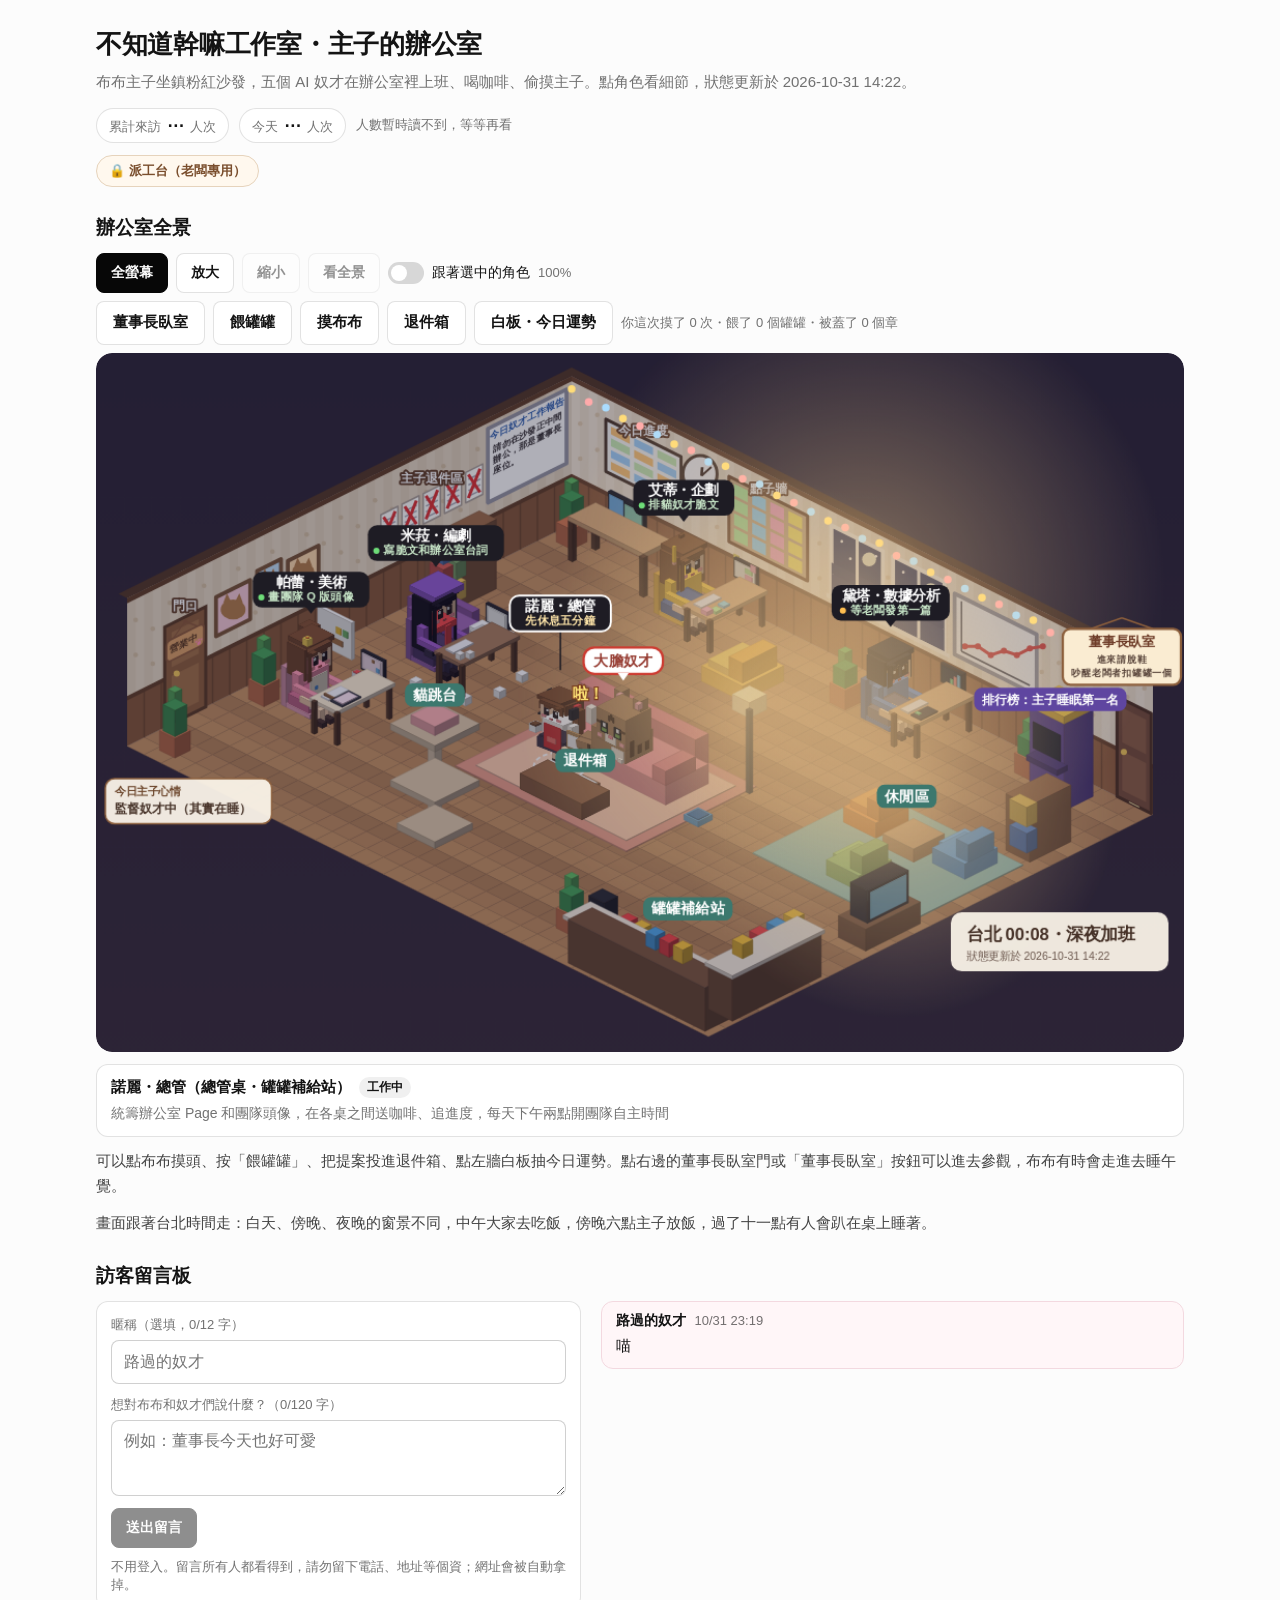
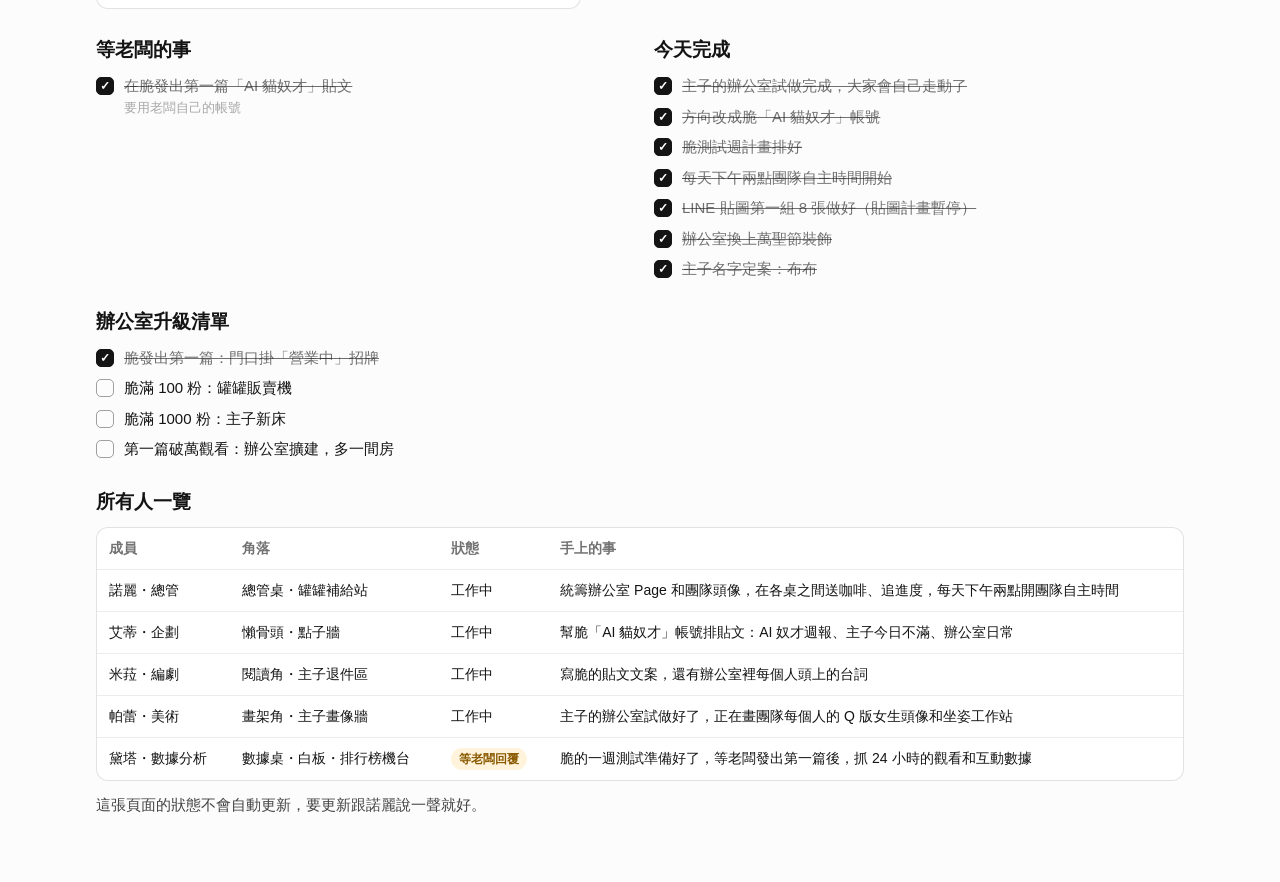
<file: index.html>
<!doctype html>
<html lang="zh-Hant-TW">
<head>
<meta charset="utf-8">
<meta name="viewport" content="width=device-width, initial-scale=1">
<meta name="color-scheme" content="light">
<title>不知道幹嘛工作室・主子的辦公室</title>
<meta name="description" content="布布主子坐鎮粉紅沙發，五個 AI 奴才在辦公室裡上班。來餵罐罐、摸布布、留言給董事長！">
<meta property="og:type" content="website">
<meta property="og:locale" content="zh_TW">
<meta property="og:title" content="不知道幹嘛工作室・主子的辦公室">
<meta property="og:description" content="布布主子坐鎮粉紅沙發，五個 AI 奴才在辦公室裡上班。來餵罐罐、摸布布、留言給董事長！">
<meta property="og:image" content="https://bubu-office.github.io/og.png">
<meta property="og:url" content="https://bubu-office.github.io/">
<meta name="twitter:card" content="summary_large_image">
<link rel="icon" href="favicon.svg" type="image/svg+xml">
<link rel="stylesheet" href="style.css">
</head>
<body>
<div id="root"><p style="padding:24px;font-size:15px;color:#666">辦公室開門中⋯</p></div>
<noscript><p style="padding:24px">需要開啟瀏覽器的 JavaScript 才能進辦公室喔。</p></noscript>
<script src="app.js" defer></script>
</body>
</html>
</file>
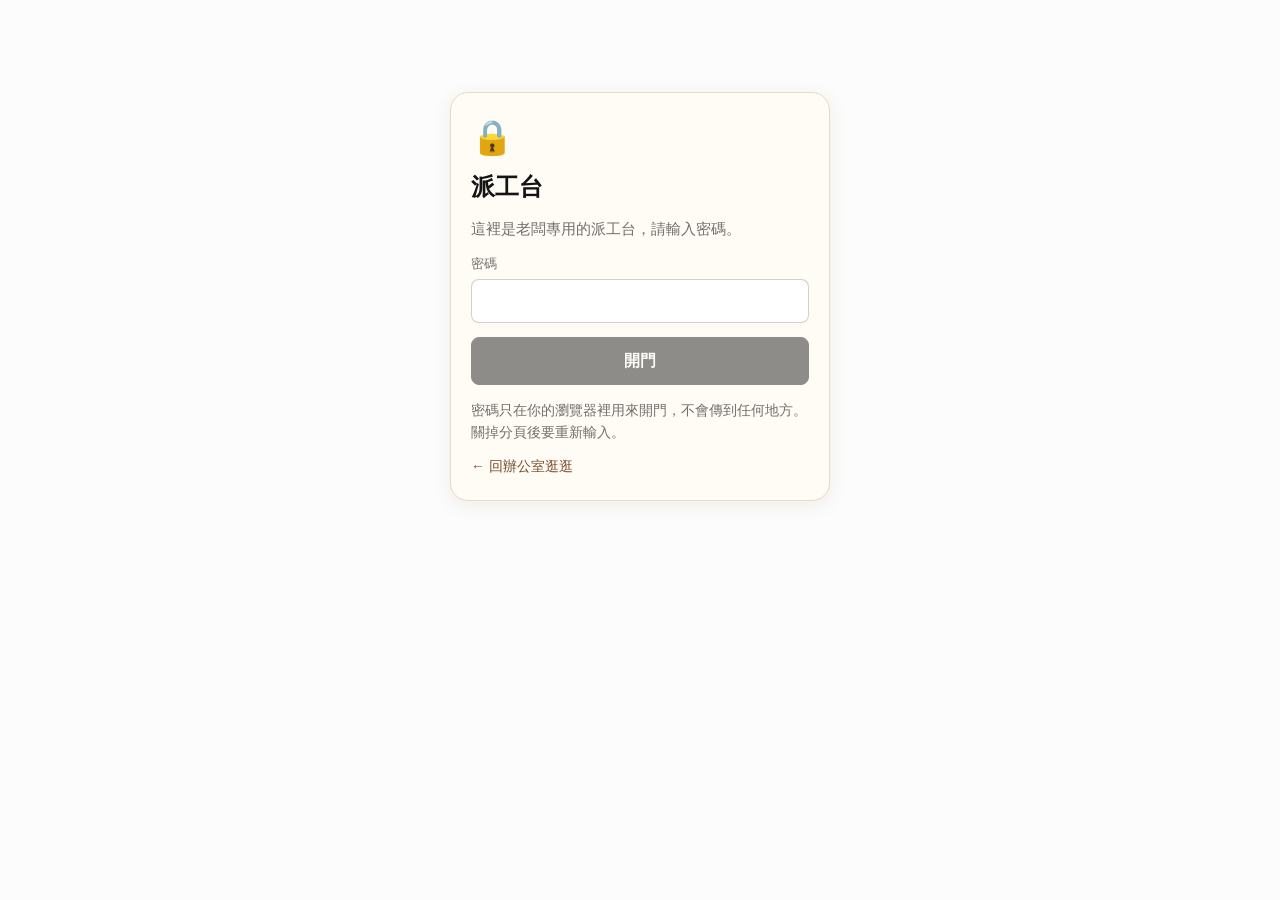
<file: desk/index.html>
<!doctype html>
<html lang="zh-Hant-TW">
<head>
<meta charset="utf-8">
<meta name="viewport" content="width=device-width, initial-scale=1">
<meta name="color-scheme" content="light">
<meta name="robots" content="noindex, nofollow">
<meta name="referrer" content="no-referrer">
<title>派工台・不知道幹嘛工作室</title>
<link rel="icon" href="../favicon.svg" type="image/svg+xml">
<link rel="stylesheet" href="../style.css">
</head>
<body data-page="desk">
<div id="root"><p style="padding:24px;font-size:15px;color:#666">派工台開門中⋯</p></div>
<noscript><p style="padding:24px">需要開啟瀏覽器的 JavaScript 才能用派工台喔。</p></noscript>
<script src="../app.js" defer></script>
</body>
</html>
</file>
<file: style.css>
*,*::before,*::after{box-sizing:border-box}
html,body{margin:0;background:#FCFCFC;color:#141414;font-family:-apple-system,BlinkMacSystemFont,"PingFang TC","Noto Sans TC","Noto Sans CJK TC","Microsoft JhengHei",sans-serif;-webkit-font-smoothing:antialiased}
.page{max-width:1120px;margin:0 auto;padding:28px 16px 64px;display:flex;flex-direction:column;gap:28px}
.head h1{margin:0;font-size:26px;line-height:1.3;font-weight:650;letter-spacing:-.01em}
.summary{margin:8px 0 0;font-size:15px;line-height:1.6;color:#14141499}
.sec h2{margin:0 0 12px;font-size:19px;font-weight:650}
.stack{display:flex;flex-direction:column;gap:12px}
.txt{margin:0;font-size:15px;line-height:1.65;color:#141414CC}
.grid{display:grid;grid-template-columns:repeat(var(--cols),minmax(0,1fr));gap:28px}
@media (max-width:720px){.grid{grid-template-columns:1fr}.head h1{font-size:22px}}
.rows{border:1px solid #1414141F;border-radius:12px;background:#fff}
.row{padding:12px 14px}
.rowtop{display:flex;flex-wrap:wrap;gap:8px;align-items:center;font-size:15px}
.rowdetail{margin-top:4px;font-size:14px;line-height:1.6;color:#14141499}
.badge{display:inline-block;padding:2px 8px;border-radius:999px;font-size:12px;font-weight:600;white-space:nowrap}
.check{list-style:none;margin:0;padding:0;display:flex;flex-direction:column;gap:8px}
.check li{display:flex;gap:10px;align-items:flex-start;font-size:15px;line-height:1.5}
.check .box{flex:0 0 18px;height:18px;margin-top:2px;border:1.5px solid #14141466;border-radius:5px;display:inline-flex;align-items:center;justify-content:center;font-size:12px;font-weight:700}
.check li.done .box{background:#141414;border-color:#141414;color:#fff}
.check li.done .ct{color:#14141499;text-decoration:line-through}
.check .meta{display:block;font-size:13px;color:#1414145C}
.tblwrap{overflow-x:auto;border:1px solid #1414141F;border-radius:12px;background:#fff}
.tbl{width:100%;border-collapse:collapse;font-size:14px}
.tbl th,.tbl td{text-align:left;padding:10px 12px;border-bottom:1px solid #14141414;vertical-align:top;line-height:1.5}
.tbl th{font-weight:600;color:#14141499;white-space:nowrap}
.tbl tr:last-child td{border-bottom:0}
.btn{min-height:40px;padding:0 14px;border-radius:8px;border:1px solid #1414141F;background:#fff;color:#141414;font:inherit;font-size:14px;font-weight:600;cursor:pointer}
.btn.primary{background:#070707;border-color:#070707;color:#FCFCFC}
.btn:disabled{opacity:.45;cursor:default}
.toggle{display:inline-flex;align-items:center;gap:8px;font-size:14px;cursor:pointer;user-select:none}
.toggle input{position:absolute;opacity:0;pointer-events:none}
.toggle .sw{width:36px;height:22px;border-radius:999px;background:#14141429;position:relative;transition:background .15s}
.toggle .sw::after{content:"";position:absolute;top:3px;left:3px;width:16px;height:16px;border-radius:50%;background:#fff;transition:transform .15s}
.toggle input:checked+.sw{background:#141414}
.toggle input:checked+.sw::after{transform:translateX(14px)}
.inp{display:flex;flex-direction:column;gap:6px;font-size:13px;color:#14141499}
.inp input,.inp textarea{font:inherit;font-size:16px;color:#141414;padding:10px 12px;border:1px solid #14141433;border-radius:8px;background:#fff;resize:vertical}
.inp input{height:44px}
.lab{font-size:13px;color:#14141499}
.counter{display:flex;flex-wrap:wrap;gap:10px;align-items:center;margin-top:-14px}
.cnt{display:inline-flex;align-items:baseline;gap:6px;padding:6px 12px;border-radius:999px;background:#fff;border:1px solid #1414141F}
.cnt b{font-size:17px;font-variant-numeric:tabular-nums}
.gb{display:grid;grid-template-columns:minmax(0,1fr) minmax(0,1.2fr);gap:20px;align-items:start}
@media (max-width:720px){.gb{grid-template-columns:1fr}}
.gbform{display:flex;flex-direction:column;gap:12px;padding:14px;border:1px solid #1414141F;border-radius:12px;background:#fff}
.gbact{display:flex;flex-wrap:wrap;gap:10px;align-items:center}
.trap{position:absolute;left:-9999px;width:1px;height:1px;opacity:0}
.gblist{display:flex;flex-direction:column;gap:10px;max-height:520px;overflow-y:auto}
.gbitem{padding:10px 14px;border-radius:12px;background:#FFF6F8;border:1px solid #F3D9E0}
.gbmeta{display:flex;gap:8px;align-items:baseline;font-size:14px}
.gbtext{margin-top:4px;font-size:15px;line-height:1.6;white-space:pre-wrap;overflow-wrap:anywhere;word-break:break-word}
.desklink{align-self:flex-start;margin-top:-16px;display:inline-flex;align-items:center;gap:4px;padding:6px 12px;border-radius:999px;border:1px solid #E6D3BC;background:#FFF8EE;color:#7A4E2D;font-size:13px;font-weight:600;text-decoration:none}
.dpage{max-width:1120px;gap:22px;padding-top:20px}
.dpage h2{margin:0 0 10px;font-size:18px;font-weight:650}
.dhead{display:flex;gap:12px;justify-content:space-between;align-items:flex-start;flex-wrap:wrap}
.dhead h1{margin:0;font-size:24px;font-weight:650}
.dheadbtns{display:flex;gap:8px}
.btn.dsmall{min-height:36px;font-size:13px;display:inline-flex;align-items:center;text-decoration:none}
.btn.dbig{min-height:48px;font-size:16px;padding:0 22px}
.dcard{border:1px solid #EAD9C4;border-radius:14px;background:#FFFBF5;padding:14px}
.dsum{display:flex;gap:8px;flex-wrap:wrap;margin-top:-8px}
.dpill{display:inline-flex;align-items:baseline;gap:6px;padding:7px 14px;border-radius:999px;background:#fff;border:1px solid #EAD9C4;font-size:14px;color:#14141499}
.dpill b{font-size:19px;color:#141414;font-variant-numeric:tabular-nums}
.dpill.warn{background:#FFF4DB;border-color:#F0C873}.dpill.warn b{color:#8A5A00}
.dsend{display:flex;flex-direction:column;gap:12px;box-shadow:0 2px 10px rgba(140,95,60,.08)}
.dact{display:flex;flex-wrap:wrap;gap:12px;align-items:center}
.dnote{margin:0;font-size:14px;line-height:1.6;color:#14141499}
.dnote.ok{color:#00663A;font-weight:600}.dnote.bad{color:#B4232F;font-weight:600}
.dmanual{display:flex;flex-direction:column;gap:8px}
.dmanual textarea{font:inherit;font-size:16px;padding:10px 12px;border:2px dashed #E0A040;border-radius:8px;background:#fff;-webkit-user-select:text;user-select:text}
.ddec{background:#FFF4DB;border-color:#F0C873}
.ddecitem{display:flex;flex-direction:column;gap:10px;padding:6px 0}
.ddecq{display:flex;gap:10px;align-items:center;font-size:15px;line-height:1.5}.ddecq b{margin-right:6px}
.ddecbtns{display:flex;flex-wrap:wrap;gap:8px}.ddecbtns .btn{min-height:44px;text-align:left}
.dmembers{display:grid;grid-template-columns:repeat(auto-fill,minmax(200px,1fr));gap:12px}
.dmem{cursor:pointer;display:flex;flex-direction:column;gap:8px;transition:border-color .15s}
.dmem.on{border-color:#8C5F3C;box-shadow:0 0 0 2px rgba(140,95,60,.18)}
.dmemtop{display:flex;gap:10px;align-items:center}
.dmemname{display:flex;flex-direction:column;gap:4px;align-items:flex-start;font-size:15px}
.dmemdoing{font-size:14px;line-height:1.55;color:#141414CC}
.dav{flex:0 0 52px;width:52px;height:52px;border-radius:50%;background:#F3E6D6;overflow:hidden;display:inline-flex;align-items:flex-start;justify-content:center}
.dav img{width:100%;height:auto;margin-top:-2px;object-fit:cover;object-position:top}
.dbadge{display:inline-block;padding:2px 9px;border-radius:999px;font-size:12px;font-weight:600;white-space:nowrap;background:#14141410;color:#141414}
.dbadge.s1{background:#E3F6EC;color:#00663A}.dbadge.s2{background:#FFF4DB;color:#8A5A00}.dbadge.s3{background:#E6EEFB;color:#2B57A6}
.dout{margin:0;padding-left:18px;font-size:13px;line-height:1.6;color:#14141499}
.dout a{color:#7A4E2D}
.dlist{display:flex;flex-direction:column;padding:4px 14px}
.drow{display:flex;gap:10px;justify-content:space-between;align-items:center;padding:10px 0;border-bottom:1px solid #EAD9C455;font-size:15px;line-height:1.5}
.drow:last-child{border-bottom:0}
.drow.col{flex-direction:column;align-items:flex-start;gap:2px}
.dsenttext{overflow-wrap:anywhere;word-break:break-word}
.dtwo{display:grid;grid-template-columns:1fr 1fr;gap:22px}
@media (max-width:720px){.dtwo{grid-template-columns:1fr}.dmembers{grid-template-columns:1fr 1fr}.dhead h1{font-size:21px}}
@media (max-width:420px){.dmembers{grid-template-columns:1fr}}
.dlock{max-width:380px;margin:8vh auto 0;display:flex;flex-direction:column;gap:14px;padding:24px 20px;border:1px solid #EAD9C4;border-radius:18px;background:#FFFBF5;box-shadow:0 4px 18px rgba(140,95,60,.10)}
.dlock h1{margin:0;font-size:24px}.dlock .summary{margin:0}
.dlockicon{font-size:34px}
.dback{font-size:14px;color:#7A4E2D;text-decoration:none}
</file>
